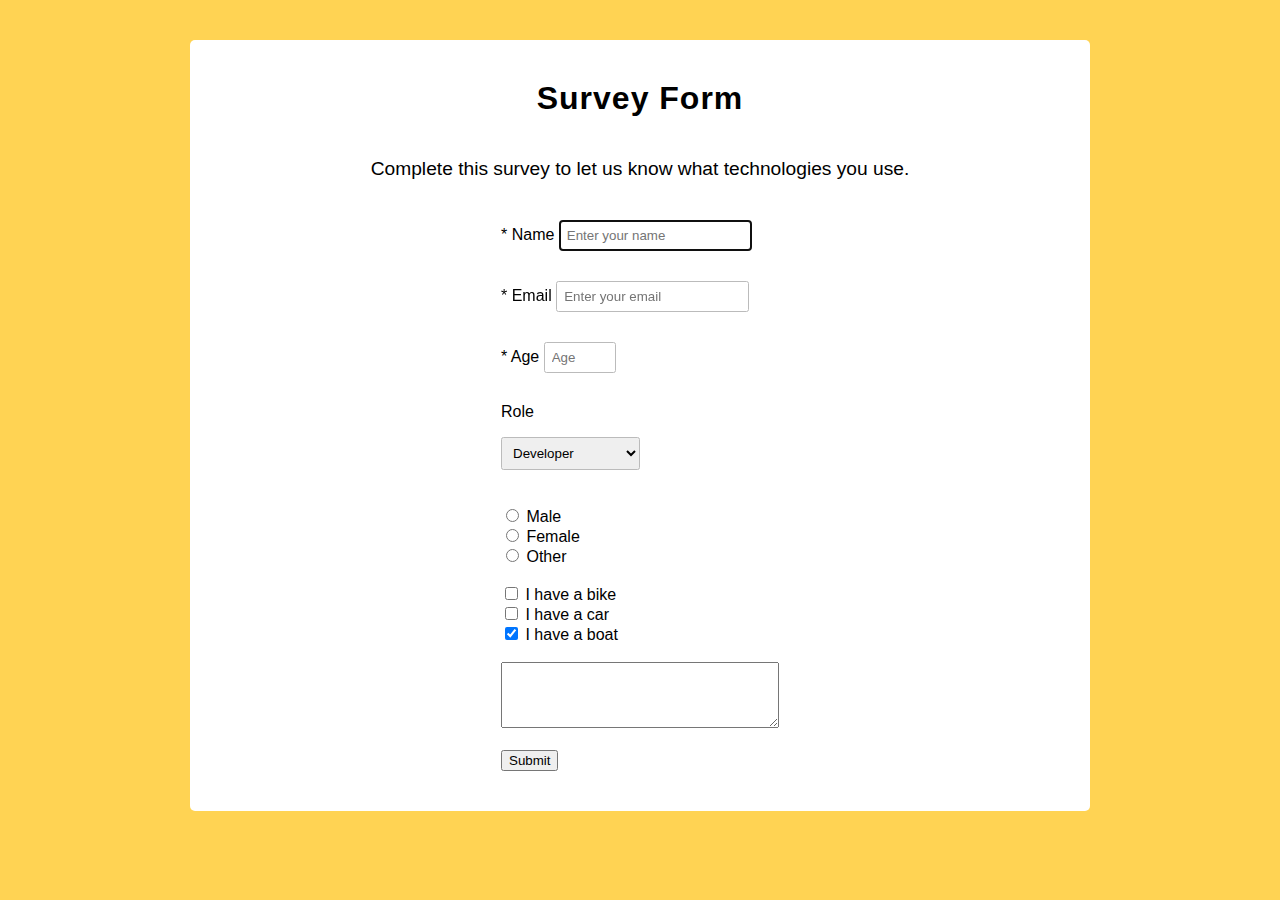
<file: index.html>
<!DOCTYPE html>
<html lang="en">
<head>
  <meta charset="UTF-8">
  <meta name="viewport" content="width=device-width, initial-scale=1.0">
  <meta http-equiv="X-UA-Compatible" content="ie=edge">
  <link rel="stylesheet" href="./style.css">
  <title>Survey Form</title>
</head>
<body>
  <div class="main">
    <h1 id="title">Survey Form</h1>
    <p id="description">Complete this survey to let us know what technologies you use.</p>
    <form action="/" id="survey-form">
      <div class="name-input">
        <label for="name" id="name-label">* Name</label>
        <input type="text" name="name" id="name" placeholder="Enter your name" autofocus required>
      </div>
      <div class="email-input">
        <label for="email" id="email-label">* Email</label>
        <input type="email" name="email" id="email" placeholder="Enter your email" required>
      </div>
      <div class="age-input">
        <label for="number" id="number-label">* Age</label>
        <input type="number" name="number" id="number" min="1" max="110" placeholder="Age" required>
      </div>
      <div class="role">
        <p>Role</p>
        <select id="dropdown">
          <option value="volvo">Developer</option>
          <option value="saab">Designer</option>
          <option value="opel">Data Analysis</option>
          <option value="audi">Product Manager</option>
        </select>
      </div>
      <br><br>
      <input type="radio" name="gender" value="male"> Male <br>
      <input type="radio" name="gender" value="female"> Female <br>
      <input type="radio" name="gender" value="other"> Other <br>
      <br>
      <input type="checkbox" name="vehicle1" value="Bike"> I have a bike <br>
      <input type="checkbox" name="vehicle2" value="Car"> I have a car <br>
      <input type="checkbox" name="vehicle3" value="Boat" checked> I have a boat <br>
      <br>
      <textarea rows="4" cols="32"></textarea>
      <br>
      <br>
      <button type="submit" id="submit">Submit</button>
    </form>
  </div>
</body>
</html>
</file>
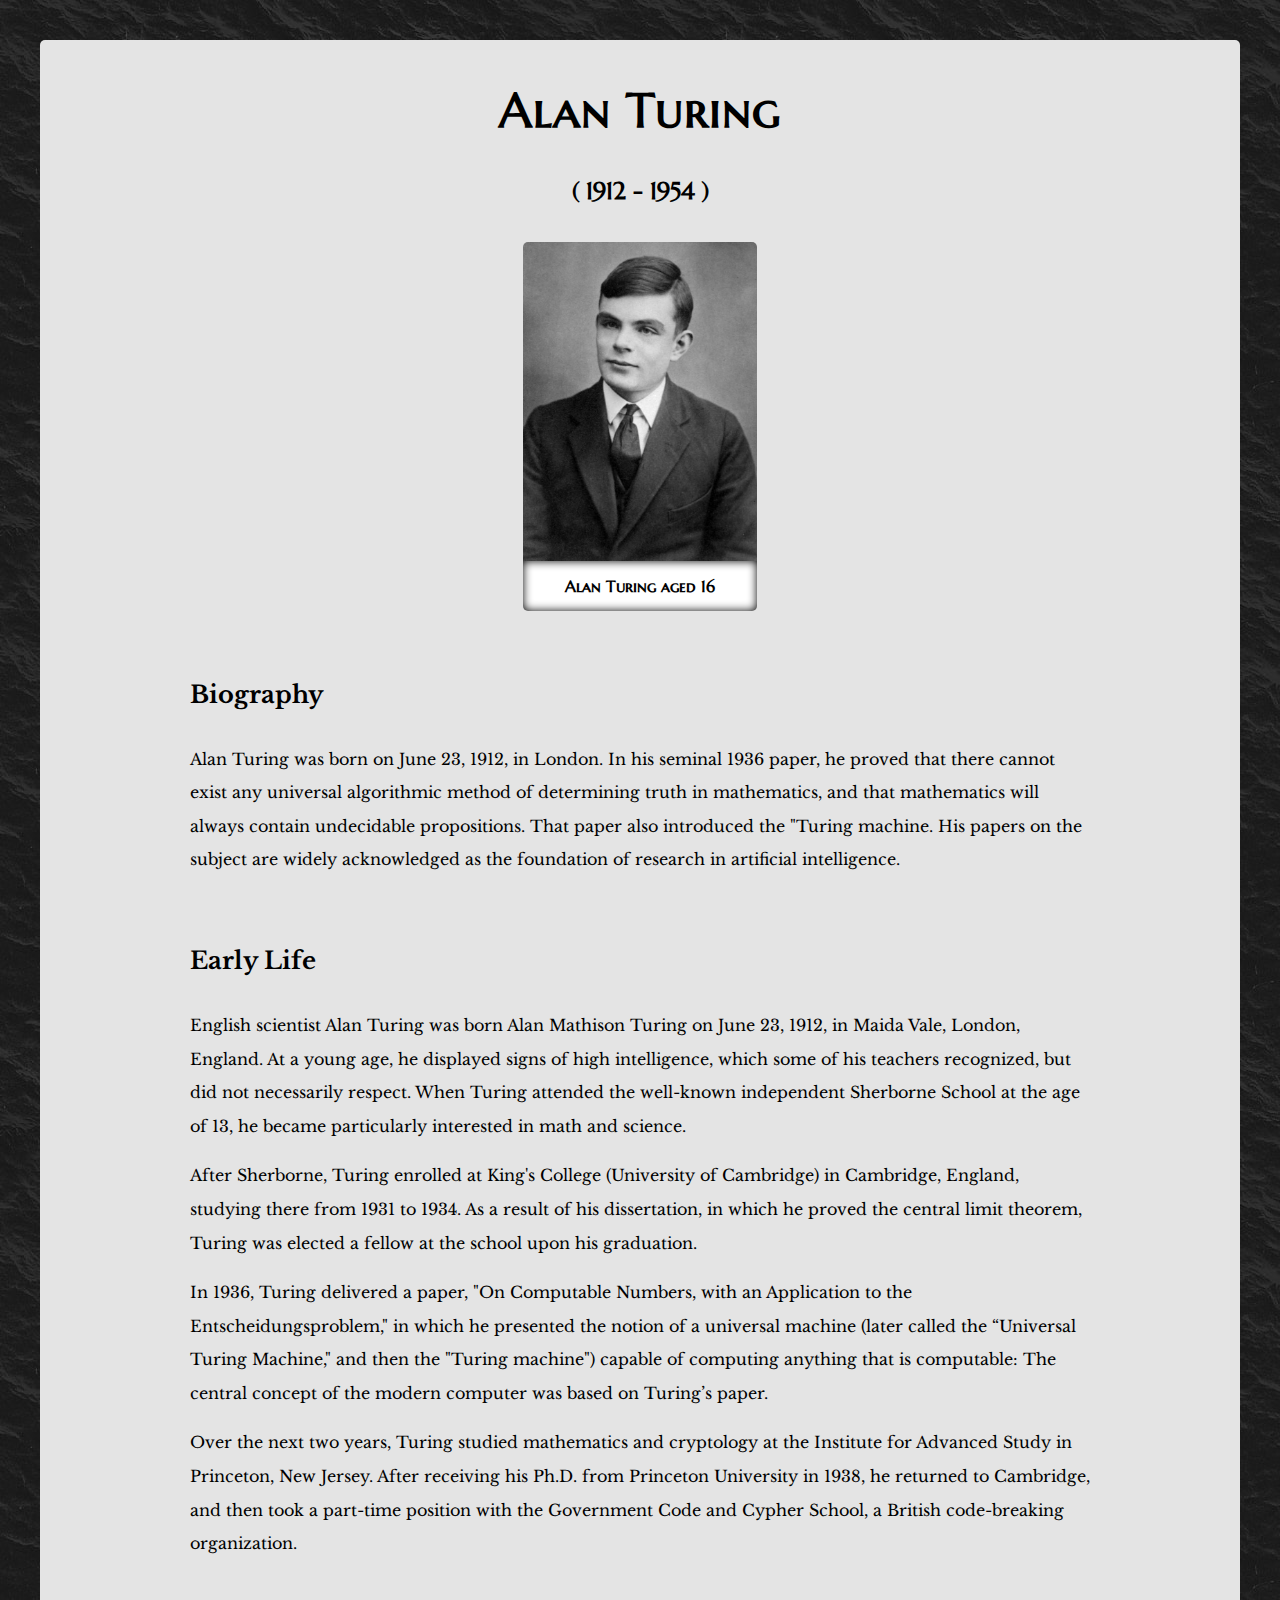
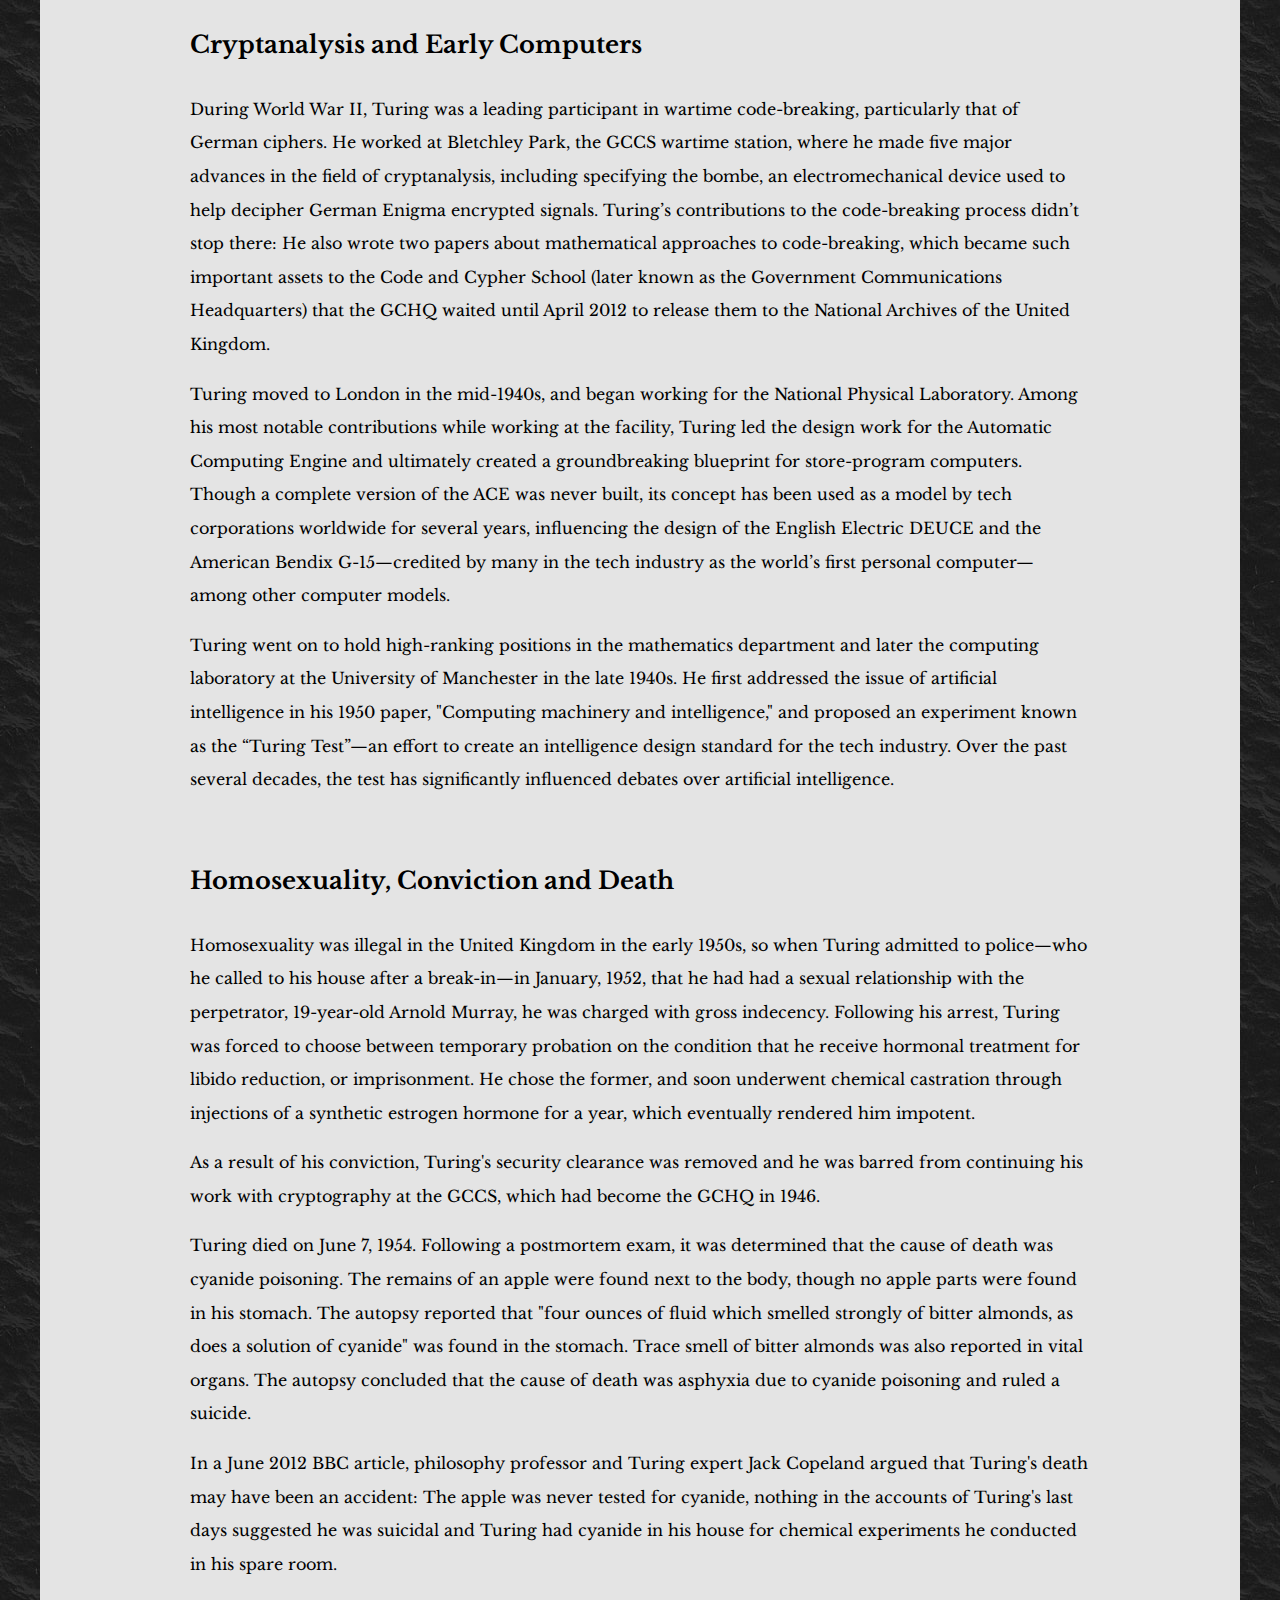
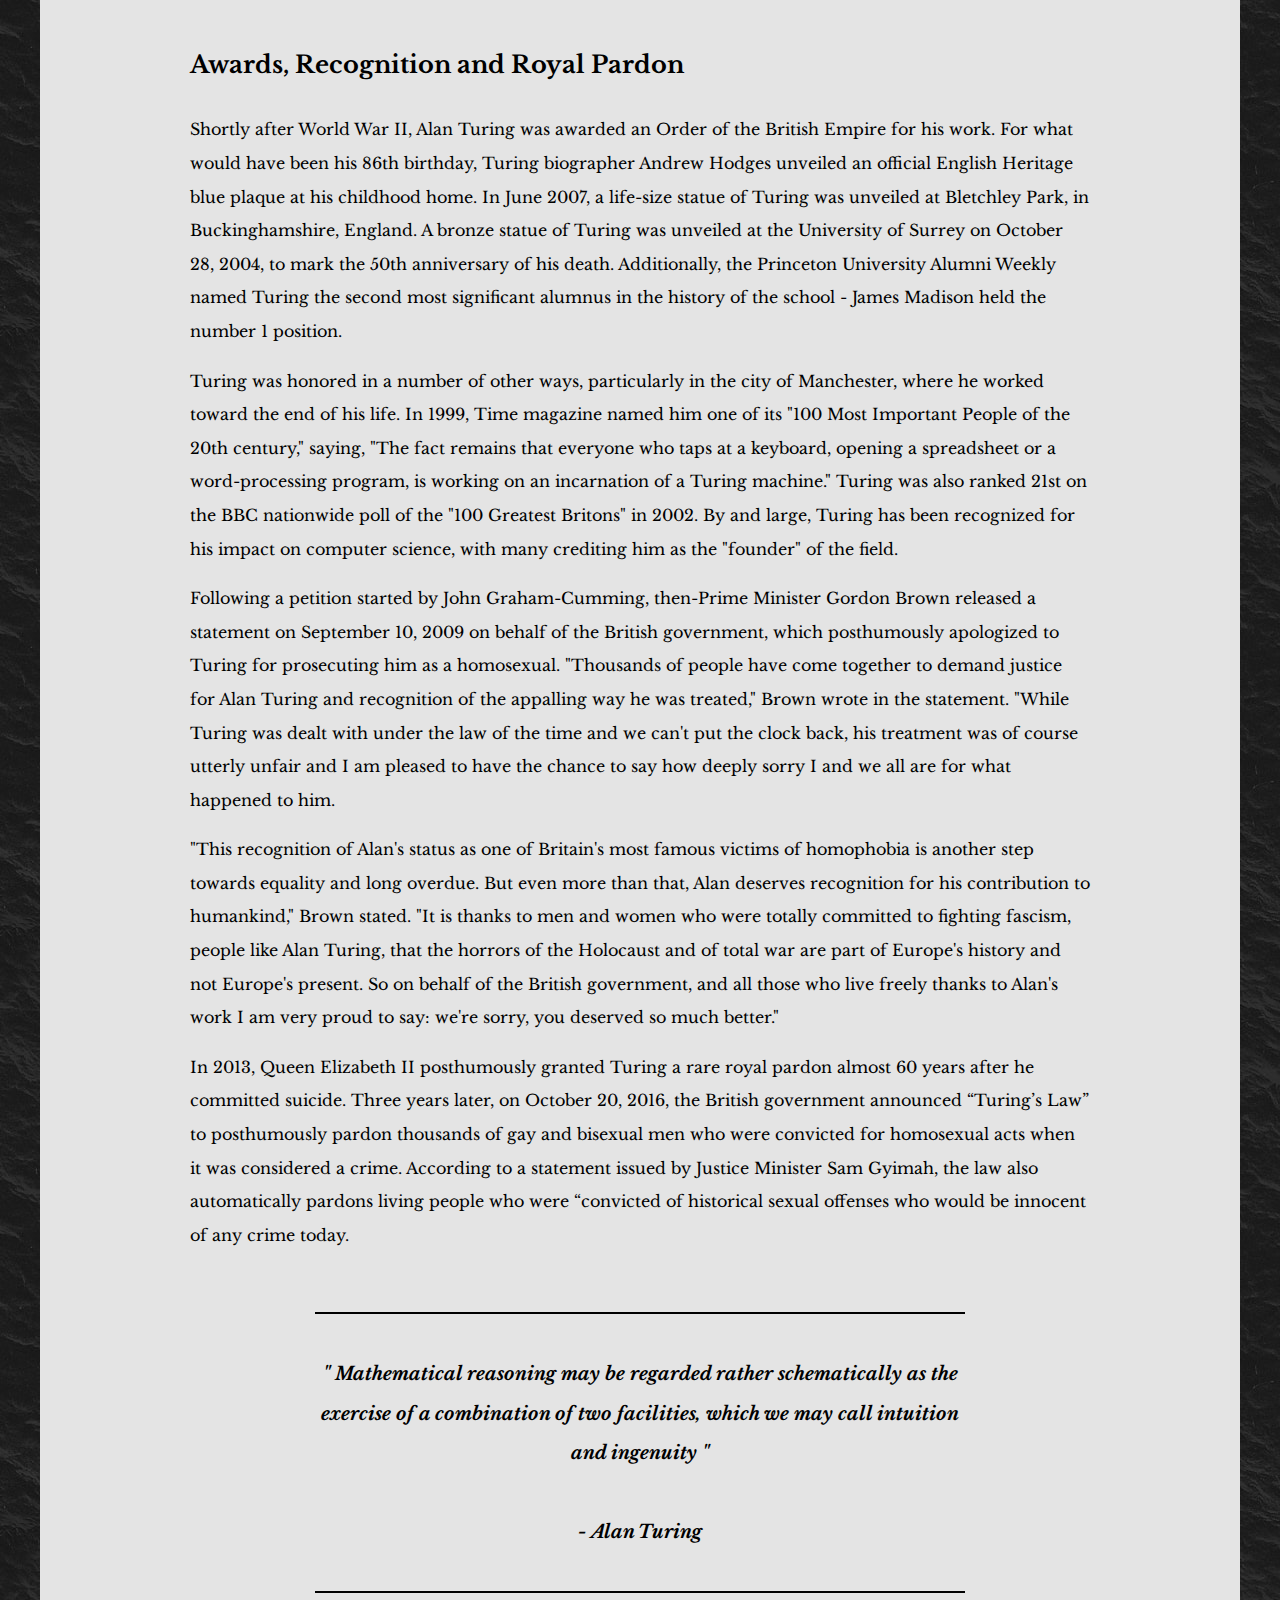
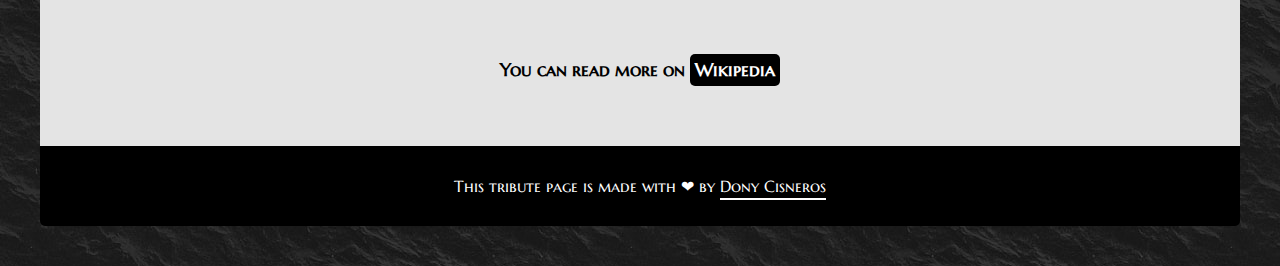
<file: responsive-web-design/01-tribute-page/index.html>
<!DOCTYPE html>
<html lang="en">
  <head>
    <meta charset="UTF-8" />
    <meta name="viewport" content="width=device-width, initial-scale=1.0" />
    <meta http-equiv="X-UA-Compatible" content="ie=edge" />
    <!-- Favicon -->
    <link rel="icon" type="image/png" sizes="16x16" href="favicon/favicon-16x16.png" />
    <link rel="icon" type="image/png" sizes="32x32" href="favicon/favicon-32x32.png" />
    <link rel="mask-icon" href="favicon/safari-pinned-tab.svg" color="#3f3f3f" />
    <link rel="apple-touch-icon" href="favicon/apple-touch-icon.png" />
    <link rel="manifest" href="favicon/site.webmanifest" />
    <link rel="shortcut icon" href="favicon/favicon.ico" />
    <meta name="msapplication-config" content="favicon/browserconfig.xml" />
    <meta name="theme-color" content="#ffffff" />
    <!-- Title -->
    <title>Tribute Page</title>
    <!-- Search Engine -->
    <meta name="description" content="Tribute Page to Alan Turing" />
    <!-- Style -->
    <link
      href="https://fonts.googleapis.com/css?family=Marcellus+SC|Libre+Baskerville"
      rel="stylesheet"
      crossorigin
    />
    <link href="style.css" rel="stylesheet" />
  </head>
  <body>
    <div id="main">
      <h1 id="title">Alan Turing</h1>
      <h2 class="title-date">( 1912 - 1954 )</h2>
      <div id="img-div">
        <img id="image" src="img/alan_turing_aged_16.jpg" alt="Alan Turing Photo" />
        <div id="img-caption">Alan Turing aged 16</div>
      </div>
      <div class="description">
        <div class="story">
          <h2 class="subtitle">Biography</h2>
          <p class="bio">
            Alan Turing was born on June 23, 1912, in London. In his seminal 1936 paper, he proved
            that there cannot exist any universal algorithmic method of determining truth in
            mathematics, and that mathematics will always contain undecidable propositions. That
            paper also introduced the "Turing machine. His papers on the subject are widely
            acknowledged as the foundation of research in artificial intelligence.
          </p>
        </div>
        <div class="story">
          <h2 class="subtitle">Early Life</h2>
          <p class="bio">
            English scientist Alan Turing was born Alan Mathison Turing on June 23, 1912, in Maida
            Vale, London, England. At a young age, he displayed signs of high intelligence, which
            some of his teachers recognized, but did not necessarily respect. When Turing attended
            the well-known independent Sherborne School at the age of 13, he became particularly
            interested in math and science.
          </p>
          <p class="bio">
            After Sherborne, Turing enrolled at King's College (University of Cambridge) in
            Cambridge, England, studying there from 1931 to 1934. As a result of his dissertation,
            in which he proved the central limit theorem, Turing was elected a fellow at the school
            upon his graduation.
          </p>
          <p class="bio">
            In 1936, Turing delivered a paper, "On Computable Numbers, with an Application to the
            Entscheidungsproblem," in which he presented the notion of a universal machine (later
            called the “Universal Turing Machine," and then the "Turing machine") capable of
            computing anything that is computable: The central concept of the modern computer was
            based on Turing’s paper.
          </p>
          <p class="bio">
            Over the next two years, Turing studied mathematics and cryptology at the Institute for
            Advanced Study in Princeton, New Jersey. After receiving his Ph.D. from Princeton
            University in 1938, he returned to Cambridge, and then took a part-time position with
            the Government Code and Cypher School, a British code-breaking organization.
          </p>
        </div>
        <div class="story">
          <h2 class="subtitle">Cryptanalysis and Early Computers</h2>
          <p class="bio">
            During World War II, Turing was a leading participant in wartime code-breaking,
            particularly that of German ciphers. He worked at Bletchley Park, the GCCS wartime
            station, where he made five major advances in the field of cryptanalysis, including
            specifying the bombe, an electromechanical device used to help decipher German Enigma
            encrypted signals. Turing’s contributions to the code-breaking process didn’t stop
            there: He also wrote two papers about mathematical approaches to code-breaking, which
            became such important assets to the Code and Cypher School (later known as the
            Government Communications Headquarters) that the GCHQ waited until April 2012 to release
            them to the National Archives of the United Kingdom.
          </p>
          <p class="bio">
            Turing moved to London in the mid-1940s, and began working for the National Physical
            Laboratory. Among his most notable contributions while working at the facility, Turing
            led the design work for the Automatic Computing Engine and ultimately created a
            groundbreaking blueprint for store-program computers. Though a complete version of the
            ACE was never built, its concept has been used as a model by tech corporations worldwide
            for several years, influencing the design of the English Electric DEUCE and the American
            Bendix G-15—credited by many in the tech industry as the world’s first personal
            computer—among other computer models.
          </p>
          <p class="bio">
            Turing went on to hold high-ranking positions in the mathematics department and later
            the computing laboratory at the University of Manchester in the late 1940s. He first
            addressed the issue of artificial intelligence in his 1950 paper, "Computing machinery
            and intelligence," and proposed an experiment known as the “Turing Test”—an effort to
            create an intelligence design standard for the tech industry. Over the past several
            decades, the test has significantly influenced debates over artificial intelligence.
          </p>
        </div>
        <div class="story">
          <h2 class="subtitle">Homosexuality, Conviction and Death</h2>
          <p class="bio">
            Homosexuality was illegal in the United Kingdom in the early 1950s, so when Turing
            admitted to police—who he called to his house after a break-in—in January, 1952, that he
            had had a sexual relationship with the perpetrator, 19-year-old Arnold Murray, he was
            charged with gross indecency. Following his arrest, Turing was forced to choose between
            temporary probation on the condition that he receive hormonal treatment for libido
            reduction, or imprisonment. He chose the former, and soon underwent chemical castration
            through injections of a synthetic estrogen hormone for a year, which eventually rendered
            him impotent.
          </p>
          <p class="bio">
            As a result of his conviction, Turing's security clearance was removed and he was barred
            from continuing his work with cryptography at the GCCS, which had become the GCHQ in
            1946.
          </p>
          <p class="bio">
            Turing died on June 7, 1954. Following a postmortem exam, it was determined that the
            cause of death was cyanide poisoning. The remains of an apple were found next to the
            body, though no apple parts were found in his stomach. The autopsy reported that "four
            ounces of fluid which smelled strongly of bitter almonds, as does a solution of cyanide"
            was found in the stomach. Trace smell of bitter almonds was also reported in vital
            organs. The autopsy concluded that the cause of death was asphyxia due to cyanide
            poisoning and ruled a suicide.
          </p>
          <p class="bio">
            In a June 2012 BBC article, philosophy professor and Turing expert Jack Copeland argued
            that Turing's death may have been an accident: The apple was never tested for cyanide,
            nothing in the accounts of Turing's last days suggested he was suicidal and Turing had
            cyanide in his house for chemical experiments he conducted in his spare room.
          </p>
        </div>
        <div class="story">
          <h2 class="subtitle">Awards, Recognition and Royal Pardon</h2>
          <p class="bio">
            Shortly after World War II, Alan Turing was awarded an Order of the British Empire for
            his work. For what would have been his 86th birthday, Turing biographer Andrew Hodges
            unveiled an official English Heritage blue plaque at his childhood home. In June 2007, a
            life-size statue of Turing was unveiled at Bletchley Park, in Buckinghamshire, England.
            A bronze statue of Turing was unveiled at the University of Surrey on October 28, 2004,
            to mark the 50th anniversary of his death. Additionally, the Princeton University Alumni
            Weekly named Turing the second most significant alumnus in the history of the school -
            James Madison held the number 1 position.
          </p>
          <p class="bio">
            Turing was honored in a number of other ways, particularly in the city of Manchester,
            where he worked toward the end of his life. In 1999, Time magazine named him one of its
            "100 Most Important People of the 20th century," saying, "The fact remains that everyone
            who taps at a keyboard, opening a spreadsheet or a word-processing program, is working
            on an incarnation of a Turing machine." Turing was also ranked 21st on the BBC
            nationwide poll of the "100 Greatest Britons" in 2002. By and large, Turing has been
            recognized for his impact on computer science, with many crediting him as the "founder"
            of the field.
          </p>
          <p class="bio">
            Following a petition started by John Graham-Cumming, then-Prime Minister Gordon Brown
            released a statement on September 10, 2009 on behalf of the British government, which
            posthumously apologized to Turing for prosecuting him as a homosexual. "Thousands of
            people have come together to demand justice for Alan Turing and recognition of the
            appalling way he was treated," Brown wrote in the statement. "While Turing was dealt
            with under the law of the time and we can't put the clock back, his treatment was of
            course utterly unfair and I am pleased to have the chance to say how deeply sorry I and
            we all are for what happened to him.
          </p>
          <p class="bio">
            "This recognition of Alan's status as one of Britain's most famous victims of homophobia
            is another step towards equality and long overdue. But even more than that, Alan
            deserves recognition for his contribution to humankind," Brown stated. "It is thanks to
            men and women who were totally committed to fighting fascism, people like Alan Turing,
            that the horrors of the Holocaust and of total war are part of Europe's history and not
            Europe's present. So on behalf of the British government, and all those who live freely
            thanks to Alan's work I am very proud to say: we're sorry, you deserved so much better."
          </p>
          <p class="bio">
            In 2013, Queen Elizabeth II posthumously granted Turing a rare royal pardon almost 60
            years after he committed suicide. Three years later, on October 20, 2016, the British
            government announced “Turing’s Law” to posthumously pardon thousands of gay and bisexual
            men who were convicted for homosexual acts when it was considered a crime. According to
            a statement issued by Justice Minister Sam Gyimah, the law also automatically pardons
            living people who were “convicted of historical sexual offenses who would be innocent of
            any crime today.
          </p>
        </div>
      </div>
      <blockquote class="quote">
        <br />
        " Mathematical reasoning may be regarded rather schematically as the exercise of a
        combination of two facilities, which we may call intuition and ingenuity "<br /><br />- Alan
        Turing<br /><br />
      </blockquote>
      <p id="tribute-info">
        You can read more on
        <a
          href="https://wikipedia.org/wiki/Alan_Turing"
          id="tribute-link"
          target="_blank"
          rel="noopener noreferrer"
          >Wikipedia</a
        >
      </p>
    </div>
    <footer>
      This tribute page is made with ❤ by
      <a href="https://donycisneros.com" target="_blank" rel="noopener noreferrer">Dony Cisneros</a>
    </footer>
  </body>
</html>
</file>
<file: style.css>
html {
  -webkit-box-sizing: border-box;
  -moz-box-sizing: border-box;
  box-sizing: border-box;
}

*,
*:before,
*:after {
  -webkit-box-sizing: inherit;
  -moz-box-sizing: inherit;
  box-sizing: inherit;
}

body {
  font-family: 'Barlow Semi Condensed', sans-serif;
  background: #ffd353;
  margin: 0;
}

.main {
  background: #fff;
  padding: 40px;
  display: flex;
  flex-direction: column;
  align-items: center;
  border-radius: 5px;
  max-width: 900px;
  margin: 40px auto;
  width: 90%;
}

#title {
  margin-top: 0;
  font-family: 'Acme', sans-serif;
  letter-spacing: 1px;
}

#description {
  text-align: center;
  font-size: 1.2em;
  margin-bottom: 40px;
}

#name,
#email,
#number,
#dropdown {
  padding: 7px;
  border-radius: 2.5px;
  border: 1px solid #bbb;
}

.name-input,
.email-input,
.age-input {
  margin-bottom: 30px;
}
</file>
<file: responsive-web-design/01-tribute-page/style.css>
html {
  -webkit-box-sizing: border-box;
  -moz-box-sizing: border-box;
  box-sizing: border-box;
}
*,
*:before,
*:after {
  -webkit-box-sizing: inherit;
  -moz-box-sizing: inherit;
  box-sizing: inherit;
}
body {
  font-family: 'Marcellus SC', serif;
  background: #000;
  background-image: url('img/tribute-background.jpg');
  text-align: center;
  padding: 40px;
  margin: 0;
}
#main {
  margin: 0 auto;
  padding: 40px;
  border-radius: 5px 5px 0 0;
  background: #e4e4e4;
  max-width: 1200px;
}
#title {
  margin: 0;
  letter-spacing: 1px;
  font-size: 3em;
}
.title-date {
  margin: 1.5em 0;
}
#img-div {
  margin: 0 auto;
  max-width: 234px;
}
img {
  max-width: 100%;
  margin: 0 auto;
  display: block;
  border-radius: 5px 5px 0 0;
}
#img-caption {
  padding: 15px;
  background: #fff;
  margin: 0 auto;
  border-radius: 0 0 5px 5px;
  font-weight: bold;
  box-shadow: inset 0 0 10px 0;
}
.description {
  font-family: 'Libre Baskerville', serif;
  margin: 0 auto;
  text-align: left;
  max-width: 900px;
}
.subtitle {
  line-height: 2em;
  margin-bottom: 1em;
}
.story {
  margin-top: 60px;
}
.bio {
  line-height: 2.1em;
}
.quote {
  font-family: 'Libre Baskerville', serif;
  font-display: 'swap';
  font-size: 1.15em;
  margin: 60px auto;
  max-width: 650px;
  width: 100%;
  font-style: italic;
  font-weight: bold;
  line-height: 2.15em;
  border-top: 2px solid #000;
  border-bottom: 2px solid #000;
}
#tribute-info {
  font-size: 1.1em;
  font-weight: bold;
  line-height: 2em;
  margin-top: 50px;
}
a {
  text-decoration: none;
  color: #fff;
}
#tribute-link {
  background: #000;
  border-radius: 5px;
  padding: 5px;
}
footer {
  background: #000;
  color: #fff;
  padding: 35px;
  border-radius: 0 0 5px 5px;
  margin: 0 auto;
  padding: 30px;
  max-width: 1200px;
}
footer a {
  border-bottom: 2px solid #fff;
  padding-bottom: 2px;
}
@media (max-width: 600px) {
  body {
    padding: 20px;
  }
  #main {
    padding: 30px;
  }
}
</file>
